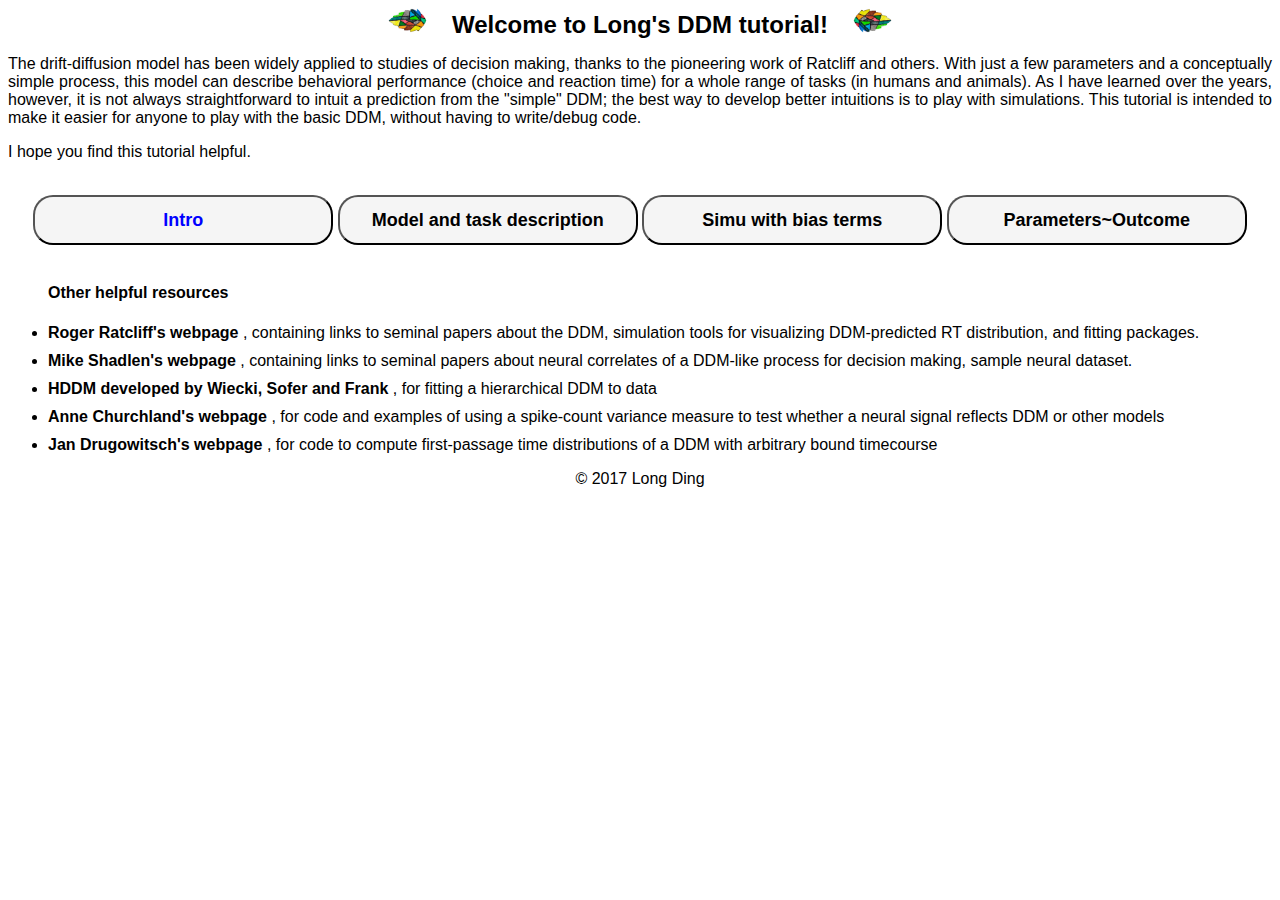
<file: index.html>
<!DOCTYPE HTML>
<html lang = "en">
<head>
    <!-- <link rel = "home" href = "DDM_LongDing.html"> -->
    <link rel = "stylesheet" Type="text/css" href = "Long.css" >
    
    <title> Tutorial: DDM and decision making </title>
    <meta name = "author" content = "Long Ding" />
    <meta name = "keyword" content = "drift-diffusion model, perceptual decision, choice, reaction time" />
    <meta name = "description" content = " Tutorial for understanding how DDM parameters change psychometric, RT distributions, reward outcome" />
    
</head>
<body>
    <div id = "intro" align = "middle">
        <img src = "./leaf.jpg" alt = "border image" hspace="20" width = "40" height = "25"/>
        <b><font size = "5">Welcome to Long's DDM tutorial!</font></large></b> 
        <img src = "./leaf_right.jpg" alt = "border image" hspace="20" width = "40" height = "25"/>
        <p align = "justify">
        The drift-diffusion model has been widely applied to studies of decision making, 
        thanks to the pioneering work of Ratcliff and others. 
        With just a few parameters and a conceptually simple process, this model can describe behavioral performance (choice and reaction time) for a whole range of tasks (in humans and animals).
        As I have learned over the years, however, it is not always straightforward to intuit a prediction from the "simple" DDM; 
        the best way to develop better intuitions is to play with simulations.
        This tutorial is intended to make it easier for anyone to play with the basic DDM, without having to write/debug code. 
        </p>
        
        <p align = "justify"> I hope you find this tutorial helpful. </p><br>
        
        <!-- Please let <a href = "mailto:lding@mail.med.upenn.edu"> <font color="blue"> <u> me </u> </font></a> know if you suspect a bug anywhere. -->
    </div>

    <div id = "navbut" align = "middle">
        <a href = "./DDM_LongDing.html" target = "_self"><button class = "button" style = "color:blue" ><b> Intro </b> </button></a> 
        <a href = "./description.html" target = "_top" > <button class = "button"><b>Model and task description </b> </button></a>
        <a href = "./model_bias.html" target = "_top" > <button class = "button"><b>Simu with bias terms </b> </button></a>
        <a href = "./model_vary.html" target = "_top" > <button class = "button"><b>Parameters~Outcome</b> </button></a>
    </div>    
    <br>
    <ul> <h4>Other helpful resources </h4>
        <li> <a href = "http://star.psy.ohio-state.edu/wp/"> <b> Roger Ratcliff's webpage </b> </a>, 
                containing links to seminal papers about the DDM, simulation tools for visualizing DDM-predicted RT distribution, and fitting packages. </li>
        <li> <a href = "https://www.shadlenlab.columbia.edu/index.html"> <b> Mike Shadlen's webpage </b> </a>,
                containing links to seminal papers about neural correlates of a DDM-like process for decision making, sample neural dataset. </li>
        <li> <a href = "http://ski.clps.brown.edu/hddm_docs/index.html"> <b> HDDM developed by Wiecki, Sofer and Frank </b> </a>, 
                for fitting a hierarchical DDM to data </li>
        <li> <a href = "http://churchlandlab.labsites.cshl.edu/"> <b> Anne Churchland's webpage </b> </a>, 
                for code and examples of using a spike-count variance measure to test whether a neural signal reflects DDM or other models </li>
        <li> <a href = "https://drugowitschlab.hms.harvard.edu/resources/"> <b> Jan Drugowitsch's webpage </b> </a>, 
                for code to compute first-passage time distributions of a DDM with arbitrary bound timecourse </li>
    </ul> 
    <p align = "center" > &copy 2017 Long Ding </p>
    
</body>
</html>
</file>
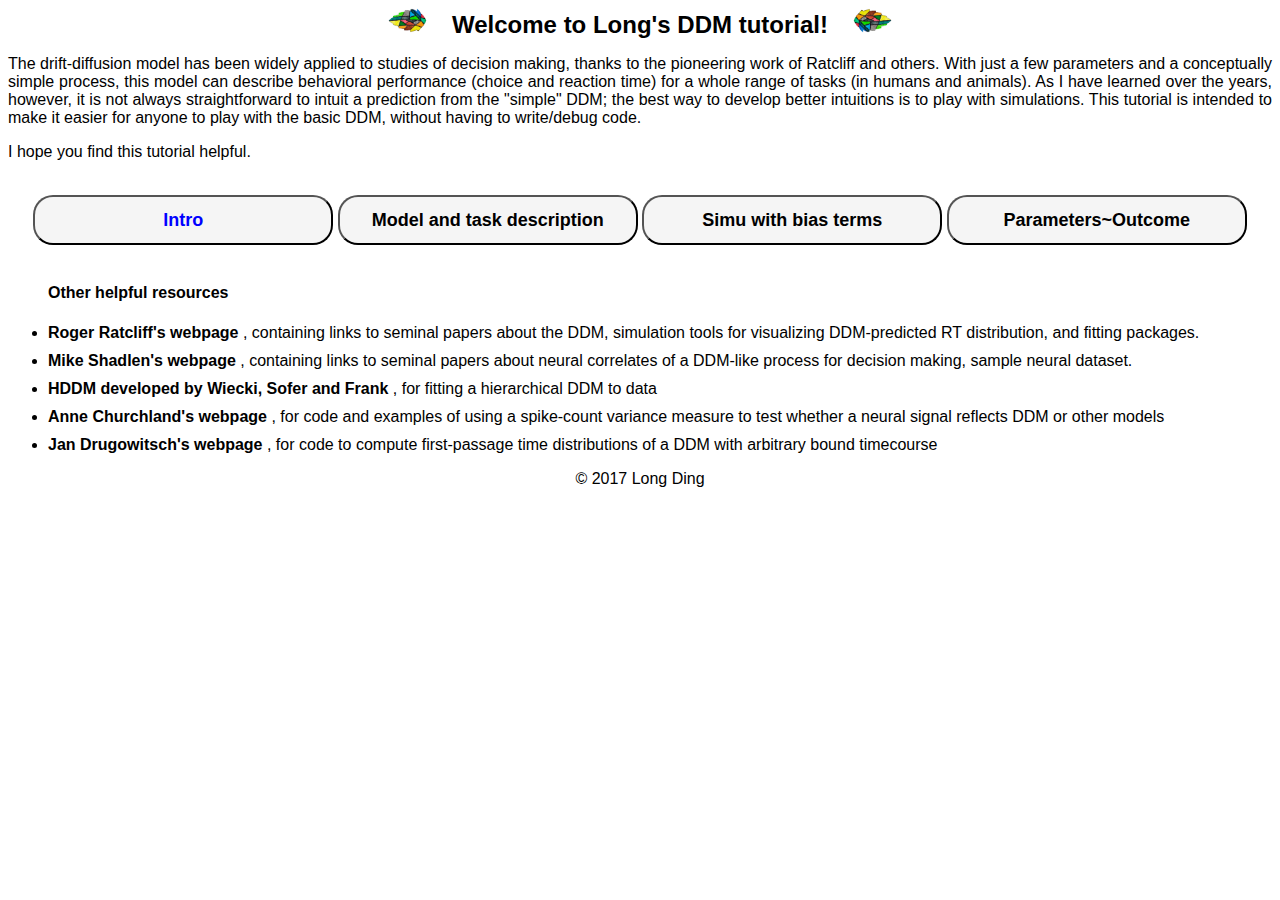
<file: DDM_LongDing.html>
<!DOCTYPE HTML>
<html lang = "en">
<head>
    <!-- <link rel = "home" href = "DDM_LongDing.html"> -->
    <link rel = "stylesheet" Type="text/css" href = "Long.css" >
    
    <title> Tutorial: DDM and decision making </title>
    <meta name = "author" content = "Long Ding" />
    <meta name = "keyword" content = "drift-diffusion model, perceptual decision, choice, reaction time" />
    <meta name = "description" content = " Tutorial for understanding how DDM parameters change psychometric, RT distributions, reward outcome" />
    
</head>
<body>
    <div id = "intro" align = "middle">
        <img src = "./leaf.jpg" alt = "border image" hspace="20" width = "40" height = "25"/>
        <b><font size = "5">Welcome to Long's DDM tutorial!</font></large></b> 
        <img src = "./leaf_right.jpg" alt = "border image" hspace="20" width = "40" height = "25"/>
        <p align = "justify">
        The drift-diffusion model has been widely applied to studies of decision making, 
        thanks to the pioneering work of Ratcliff and others. 
        With just a few parameters and a conceptually simple process, this model can describe behavioral performance (choice and reaction time) for a whole range of tasks (in humans and animals).
        As I have learned over the years, however, it is not always straightforward to intuit a prediction from the "simple" DDM; 
        the best way to develop better intuitions is to play with simulations.
        This tutorial is intended to make it easier for anyone to play with the basic DDM, without having to write/debug code. 
        </p>
        
        <p align = "justify"> I hope you find this tutorial helpful. </p><br>
        
        <!-- Please let <a href = "mailto:lding@mail.med.upenn.edu"> <font color="blue"> <u> me </u> </font></a> know if you suspect a bug anywhere. -->
    </div>

    <div id = "navbut" align = "middle">
        <a href = "./DDM_LongDing.html" target = "_self"><button class = "button" style = "color:blue" ><b> Intro </b> </button></a> 
        <a href = "./description.html" target = "_top" > <button class = "button"><b>Model and task description </b> </button></a>
        <a href = "./model_bias.html" target = "_top" > <button class = "button"><b>Simu with bias terms </b> </button></a>
        <a href = "./model_vary.html" target = "_top" > <button class = "button"><b>Parameters~Outcome</b> </button></a>
    </div>    
    <br>
    <ul> <h4>Other helpful resources </h4>
        <li> <a href = "http://star.psy.ohio-state.edu/wp/"> <b> Roger Ratcliff's webpage </b> </a>, 
                containing links to seminal papers about the DDM, simulation tools for visualizing DDM-predicted RT distribution, and fitting packages. </li>
        <li> <a href = "https://www.shadlenlab.columbia.edu/index.html"> <b> Mike Shadlen's webpage </b> </a>,
                containing links to seminal papers about neural correlates of a DDM-like process for decision making, sample neural dataset. </li>
        <li> <a href = "http://ski.clps.brown.edu/hddm_docs/index.html"> <b> HDDM developed by Wiecki, Sofer and Frank </b> </a>, 
                for fitting a hierarchical DDM to data </li>
        <li> <a href = "http://churchlandlab.labsites.cshl.edu/"> <b> Anne Churchland's webpage </b> </a>, 
                for code and examples of using a spike-count variance measure to test whether a neural signal reflects DDM or other models </li>
        <li> <a href = "https://drugowitschlab.hms.harvard.edu/resources/"> <b> Jan Drugowitsch's webpage </b> </a>, 
                for code to compute first-passage time distributions of a DDM with arbitrary bound timecourse </li>
    </ul> 
    <p align = "center" > &copy 2017 Long Ding </p>
    
</body>
</html>
</file>
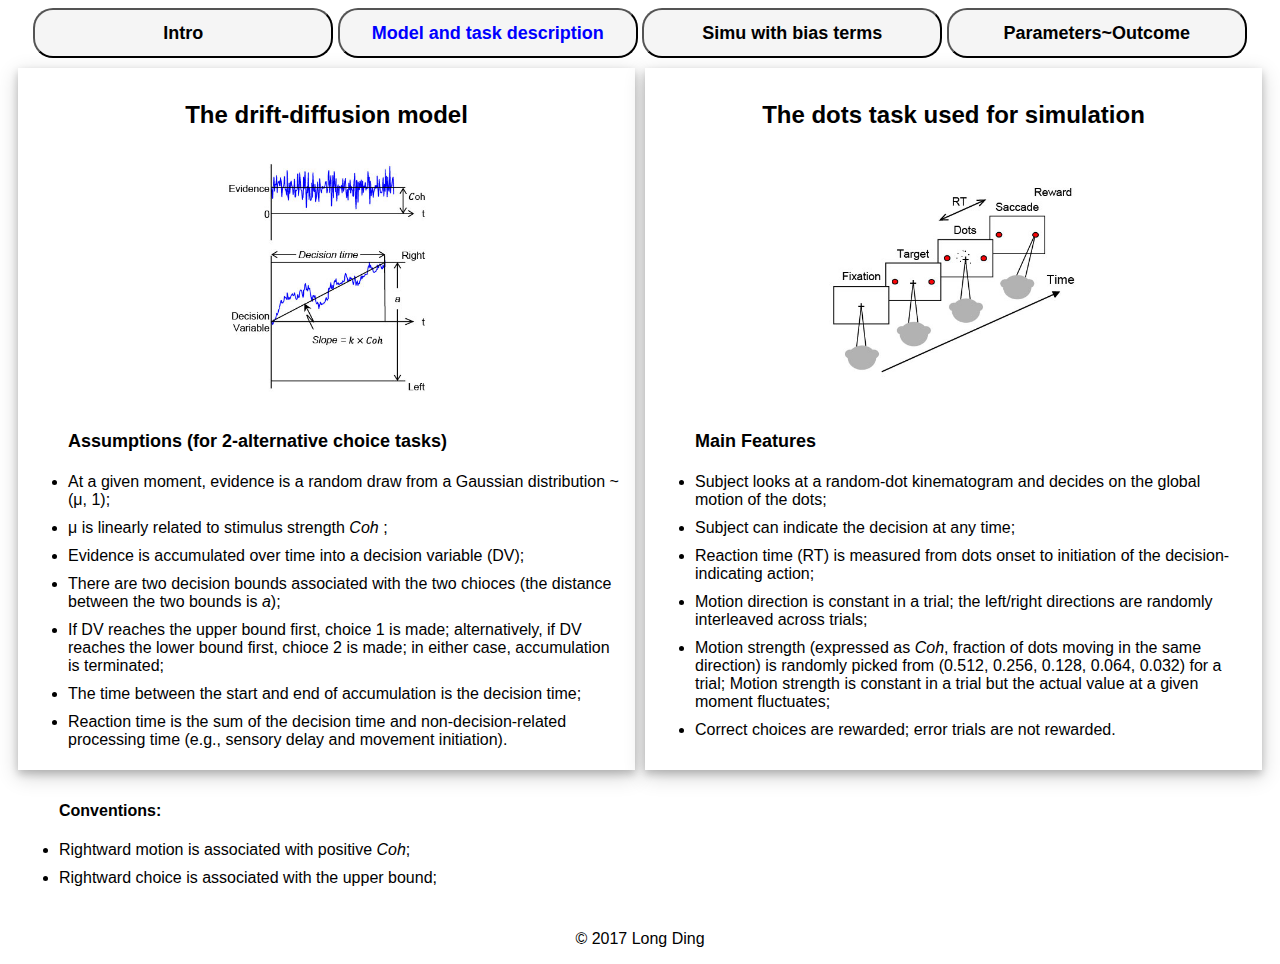
<file: description.html>
<!DOCTYPE HTML>
<html>
    <head>
        <link rel = "stylesheet" Type="text/css" href = "Long.css" >
        <basefont family = "Arial" >
        <title> Tutorial: DDM and decision making </title>
        <meta name = "author" content = "Long Ding" />
        <meta name = "keyword" content = "drift-diffusion model, perceptual decision, choice, reaction time" />
        <meta name = "description" content = " Tutorial for understanding how DDM parameters change psychometric, RT distributions, reward outcome" />
    </head>
    <body style = background-color:white>
        <div id = "navbut" align = "middle">
            <a href = "./DDM_LongDing.html" target = "_self"><button class = "button"><b> Intro </b> </button></a> 
            <a href = "./description.html" target = "_top" > <button class = "button" style = "color:blue" ><b>Model and task description </b> </button></a>
            <a href = "./model_bias.html" target = "_top" > <button class = "button"><b>Simu with bias terms </b> </button></a>
            <a href = "./model_vary.html" target = "_top" > <button class = "button"><b>Parameters~Outcome</b> </button></a>
        </div>

        <table border = "0" cellspacing = "10px">
            <col width = "45%">
            <col width = "45%">
            <tr>
                <td class = "polaroid">
                    <h1 align = "center" > <font size = "5"> <b>The drift-diffusion model </b> </font></h1>
                    <img src = "ddm.jpg" class = "img_center" hspace = 10>
                    <ul><h2><b><font size = "4">Assumptions (for 2-alternative choice tasks) </font></b></h2>
                        <li> At a given moment, evidence is a random draw from a Gaussian distribution ~ (&mu;, 1); </li>
                        <li> &mu; is linearly related to stimulus strength <i>Coh </i>;</li>
                        <li> Evidence is accumulated over time into a decision variable (DV); </li>
                        <li> There are two decision bounds associated with the two chioces (the distance between the two bounds is <i>a</i>); </li>
                        <li> If DV reaches the upper bound first, choice 1 is made; alternatively, if DV reaches the lower bound first, chioce 2 is made; in either case, accumulation is terminated; </li>
                        <li> The time between the start and end of accumulation is the decision time; </li>
                        <li> Reaction time is the sum of the decision time and non-decision-related processing time (e.g., sensory delay and movement initiation). </li>
                    </ul>                        
                </td>
                <td class = "polaroid">
                    <h1 align = "center" > <font size = "5"> <b>The dots task used for simulation </b> </font></h1>
                    <img src = "dots.jpg" class = "img_center" hspace = 10>
                    <ul><h2><b><font size = "4">Main Features </font></b></h2>
                        <li> Subject looks at a random-dot kinematogram and decides on the global motion of the dots; </li>
                        <li> Subject can indicate the decision at any time; </li>
                        <li> Reaction time (RT) is measured from dots onset to initiation of the decision-indicating action; </li>
                        <li> Motion direction is constant in a trial; the left/right directions are randomly interleaved across trials; </li>
                        <li> Motion strength  (expressed as <i>Coh</i>, fraction of dots moving in the same direction) is randomly picked from (0.512, 0.256, 0.128, 0.064, 0.032) for a trial;
                            Motion strength is constant in a trial but the actual value at a given moment fluctuates; </li>
                        <li> Correct choices are rewarded; error trials are not rewarded. </li>
                    </ul>                        
                </td>
            </tr>
            <tfoot>
                <td colspan="2" > 
                    <ul><h4>Conventions:</h4>
                        <li> Rightward motion is associated with positive <i>Coh</i>; </li>
                        <li> Rightward choice is associated with the upper bound; </li>
                    </ul>
                </td>
            </tfoot>
        </table>
        <p align = "center" > &copy 2017 Long Ding </p>
        
    </body>
</html>
</file>
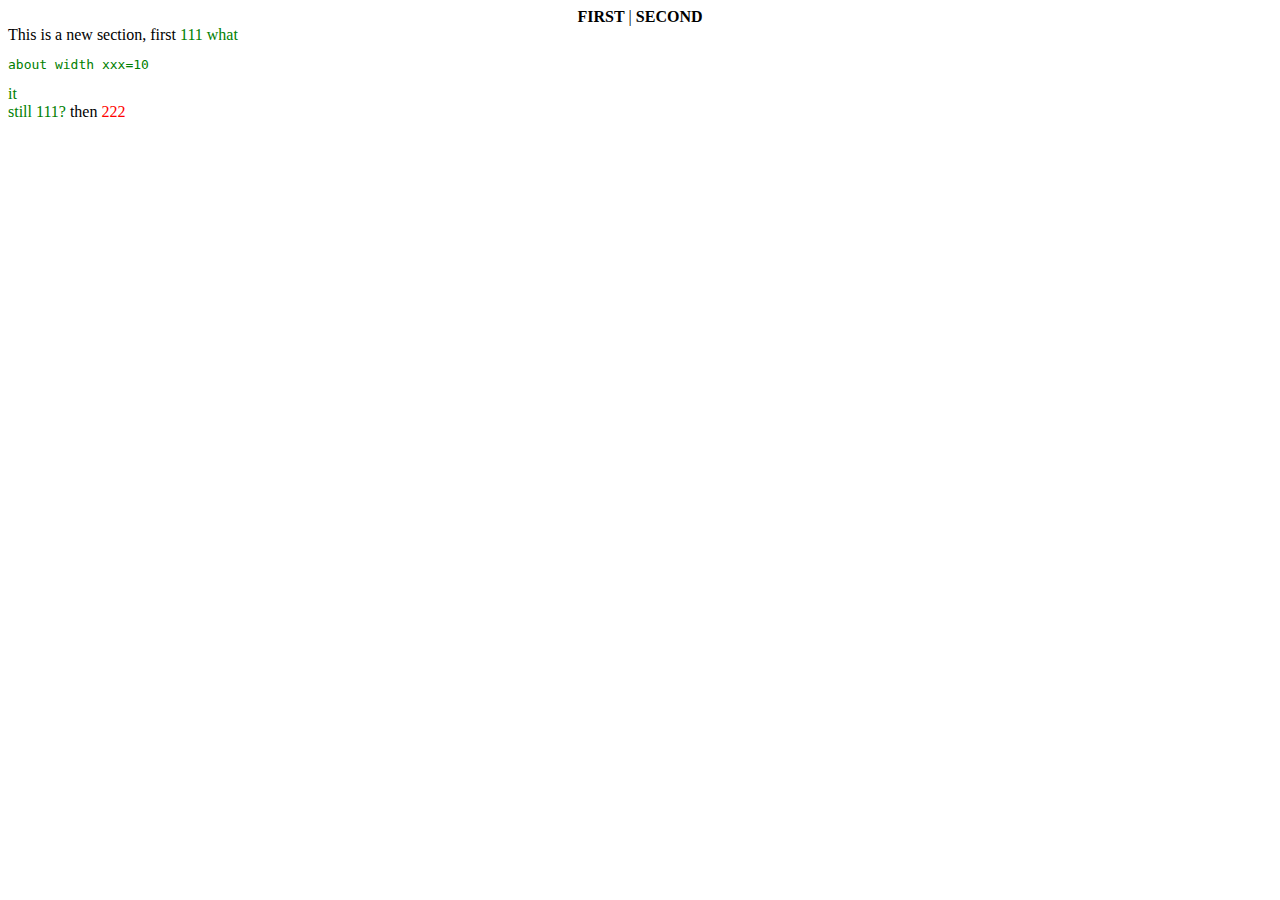
<file: Long1.html>
<!DOCTYPE HTML>
<html lang = "en">
<head>
    <title> First test </title>
</head>
<body>
    <div id = "menu" align = "middle">
        <a> <b>FIRST</b> </a> |
        <a> <b>SECOND</b> </a>
    </div>
    <div title = 'new section'>
        This is a new section, first <span style = "color:green"> 
            111 what <pre width=10>about width xxx=10</pre> it </br> still 111?
        </span> then <span style = "color :red"> 222 </span>
    </div>
    <!-- <p>Before the script ... </p>
    <script src = 'alert.js'>
        alert( 'I am not JavaScript');
    </script >
    <p>After the script. </p> -->

</body>
</html>
</file>
<file: Long.css>
body {font-family:Arial, Helvetica, sans-serif}

.button {
    background-color: whitesmoke; 
    color: black;
	text-decoration: none;
    font-family: Arial, Helvetica, sans-serif;
    font-size: large;
    height: 50px;
    width: 300px;
	-webkit-border-radius: 20px;
	-khtml-border-radius: 20px;
	-moz-border-radius: 20px; 
	border-radius: 20px; 
}

.img_center {
    border: 0px solid #ddd;
    border-radius: 5px;
    padding: 1px;
    display: block;
    margin: auto;
    max-width:50%;
    max-height:250px;
    width: auto;
    height: auto;    
}

td.polaroid {
    width: 40%;
    background-color: white;
    box-shadow: 0 4px 8px 0 rgba(0, 0, 0, 0.2), 0 6px 20px 0 rgba(0, 0, 0, 0.19);
    padding: 5px 10px;
    vertical-align:top;
}

a { 
    text-decoration: none; 
    color:black;
} 

a.button {
    background-color: whitesmoke; 
    color: black;
	text-decoration: none;
    font-family: Arial, Helvetica, sans-serif;
    font-size: large;
    height: 50px;
    width: 300px;
    border-radius: 20px;
	-webkit-border-radius: 20px;
}

input.ParameterInputBox {
    width: 80%;
    padding: 1px 1px;
    box-sizing: border-box;
}

canvas {
    display: block;
    margin-left: auto;
    margin-right: auto;
}

.range.vertical {
    -webkit-appearance: slider-vertical;
    width: 10px;
    height: 400px;
    border: 1px solid white;
    border-radius: 5px;
    outline: none;
    background: lightgray;
    padding: 0;
    margin: 0;
    range: false;
    writing-mode: bt-lr;
}
.range.vertical::-webkit-slider-runnable-track {
    -webkit-appearance: none;
    background: lightgray;
    width: 20px;
}
input[type="range"]::-webkit-slider-thumb {
    -webkit-appearance: none; 
    width: 15px;
    height: 15px;
    border-radius: 20px;
    background-color: blue;
}

.li_rtlegend {
    display: inline-block;
    padding: 10px;
    font-weight: bold;
    text-align: left;
    list-style-type: disc;
}

.check_label {
    display: inline;
}

li {
    margin: 10px 0;
}
</file>
